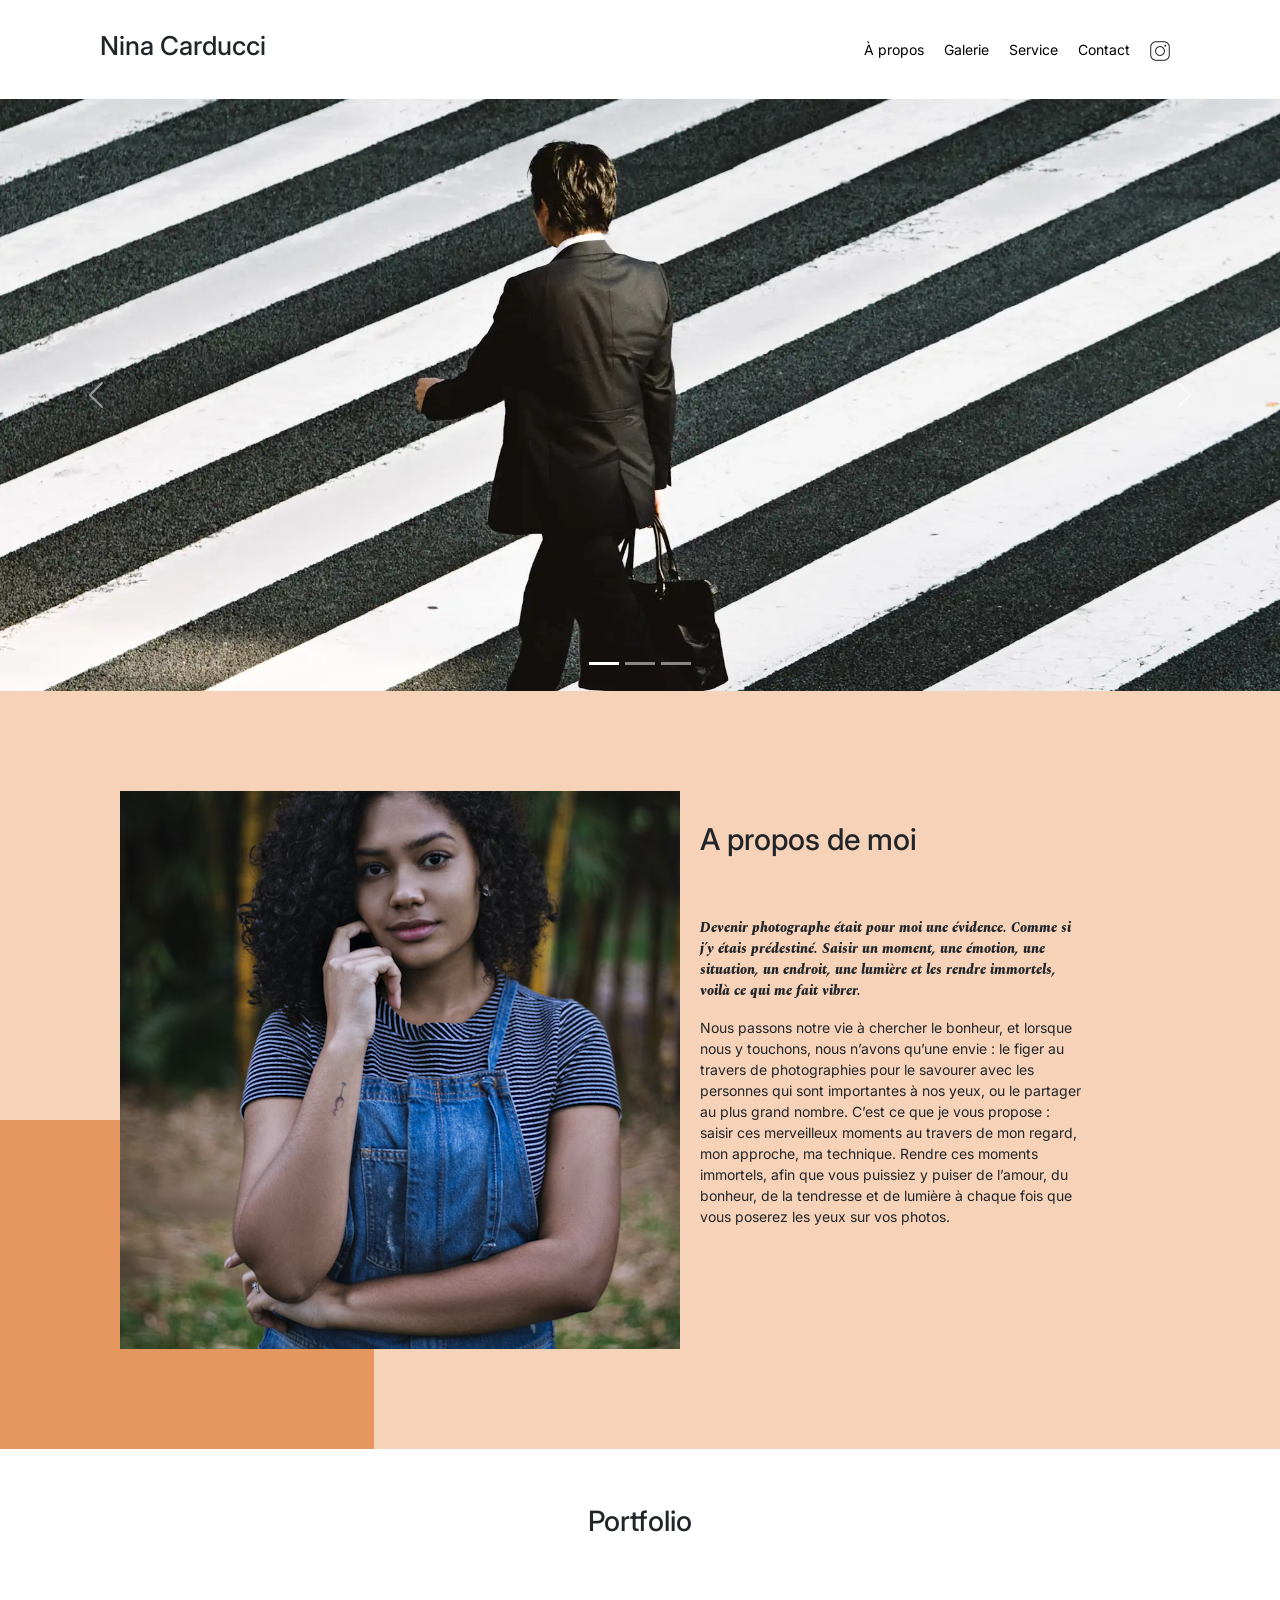
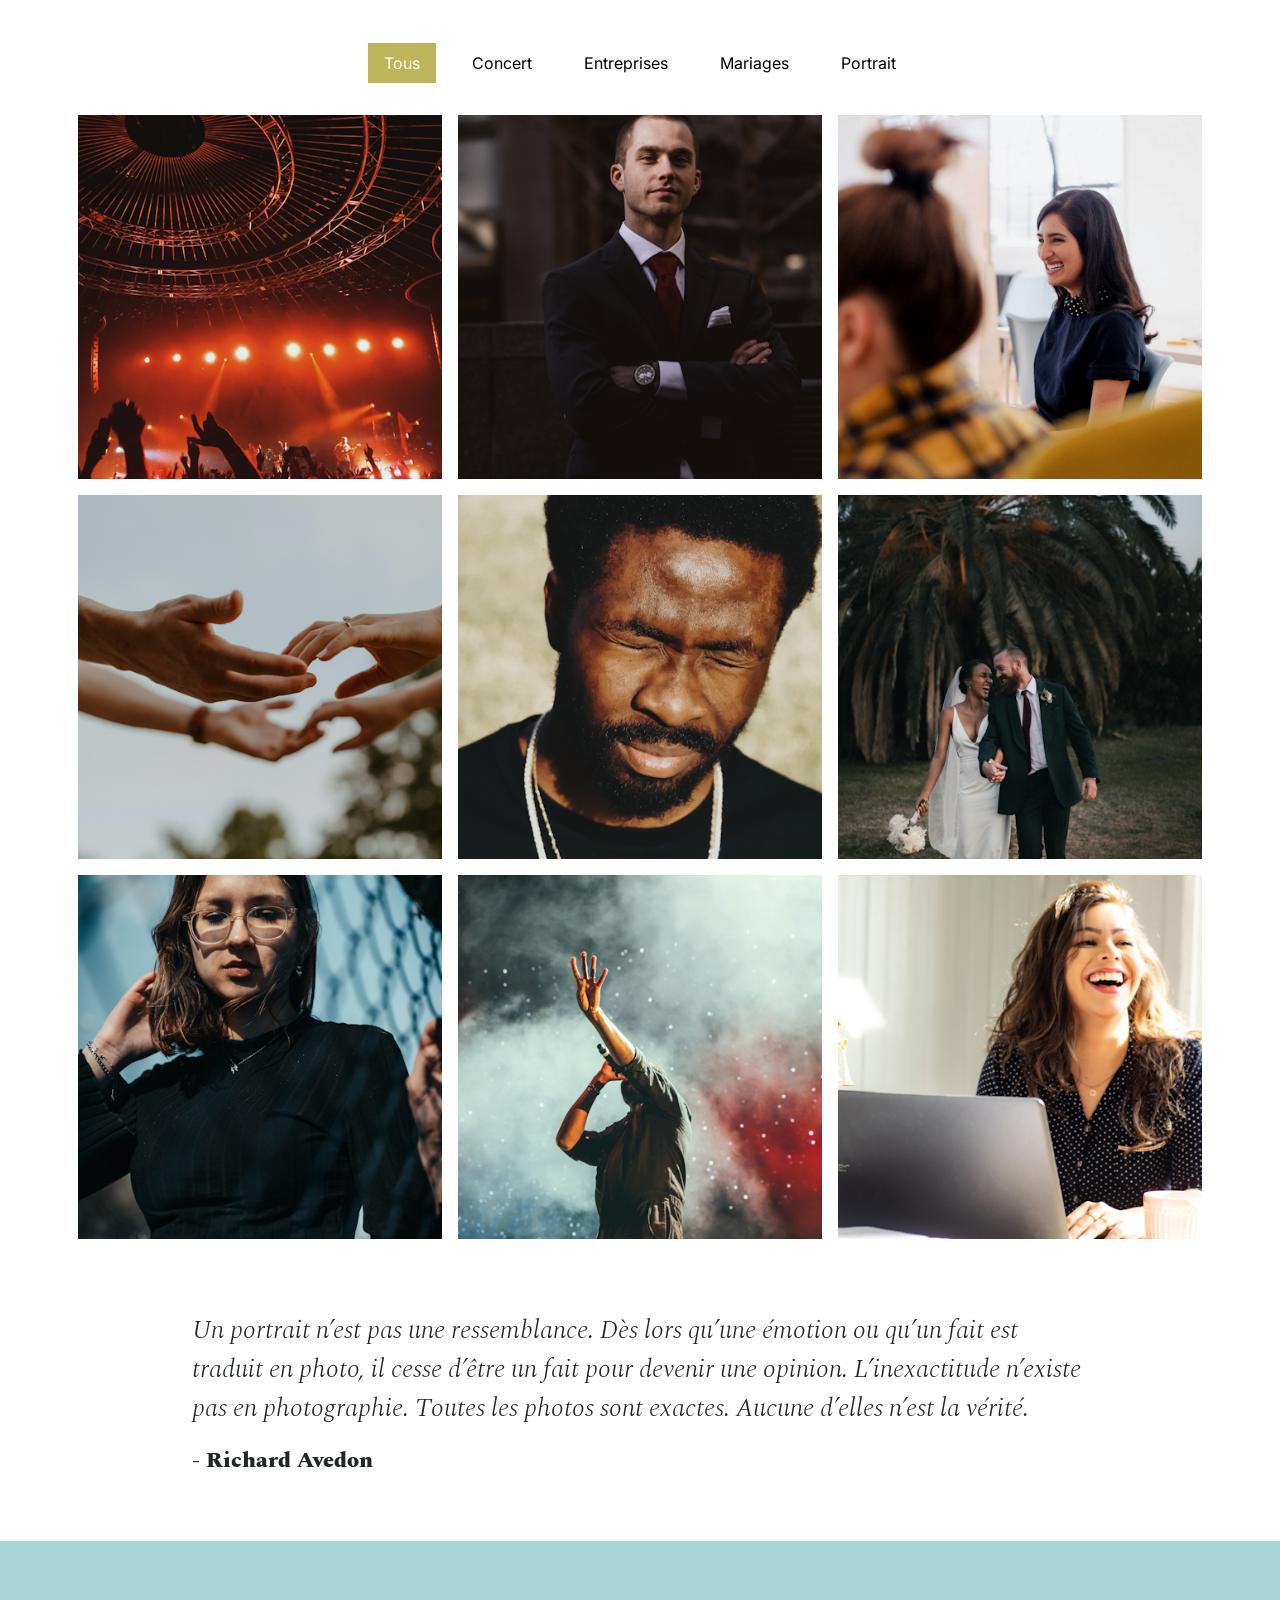
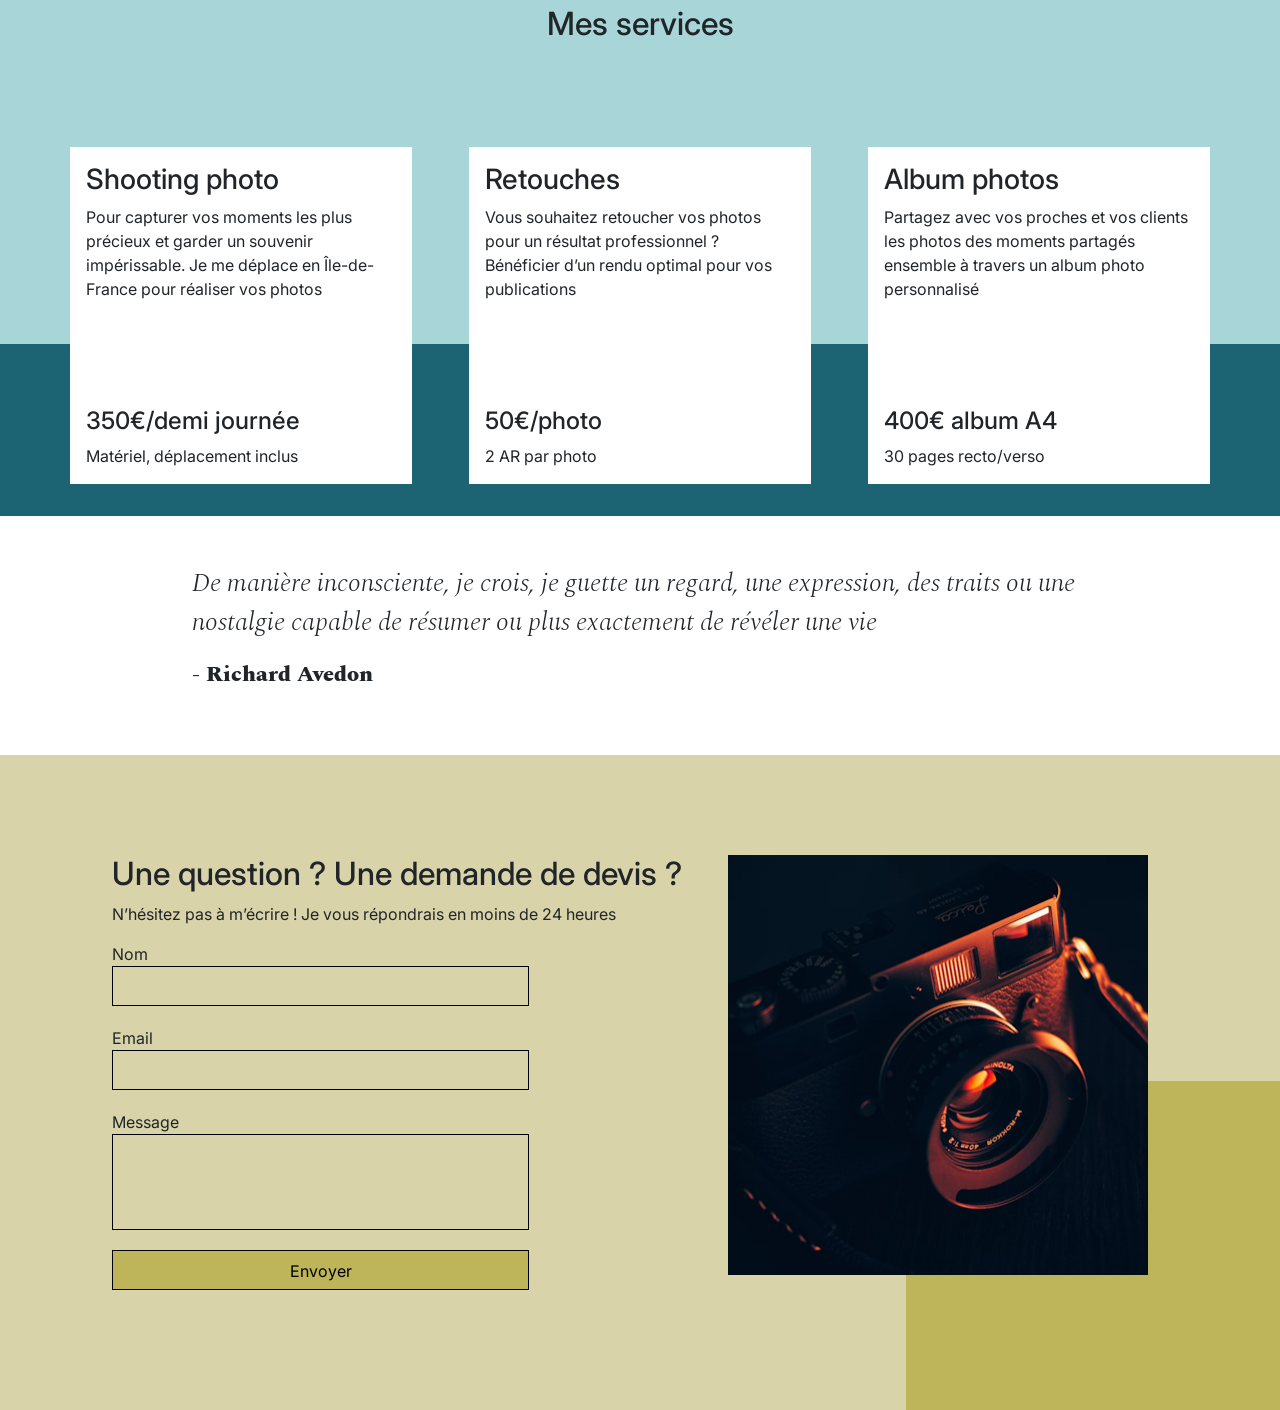
<file: Projet_5_Nina_Carducci-main/index.html>
<!DOCTYPE html>
<html lang="fr">
<head>
	<meta charset="UTF-8">
	<meta name="viewport" content="width=device-width, initial-scale=1.0">
	<meta property="og:title" content="Nina Carducci" />
	<meta name="description" content="Nina Carducci, photographe professionnelle à Bordeaux" />
	<meta property="og:url" content="www.ninacarducci.com" />
	<meta property="og:image" content="./assets/images/nina.webp" />
	<meta name="twitter:card" content="summary_large_image">
	<meta name="twitter:title" content="Nina Carducci">
	<meta name="twitter:description" content="Nina Carducci, photographe professionnelle">
	<meta name="twitter:image" content="./assets/images/nina.webp">
	<title>Nina Carducci</title>
	<link rel="stylesheet" href="./assets/bootstrap/bootstrap.css">
	<link rel="stylesheet" href="./assets/style.css">
	<link rel="preconnect" href="https://fonts.googleapis.com">
	<link rel="preconnect" href="https://fonts.gstatic.com" crossorigin>
	<link
		href="https://fonts.googleapis.com/css2?family=Inter&family=Spectral:ital,wght@0,400;1,300;1,400;1,800&display=swap"
		rel="stylesheet">
	<script src="./assets/bootstrap/bootstrap.bundle.js"></script>
	<script src="https://code.jquery.com/jquery-3.4.1.min.js"
		integrity="sha256-CSXorXvZcTkaix6Yvo6HppcZGetbYMGWSFlBw8HfCJo=" crossorigin="anonymous"></script>
	<script src="./assets/maugallery.js"></script>
	<script src="./assets/scripts.js"></script>
	<script type="application/ld+json">
		{
			"@context": "https://schema.org",
			"@type": "LocalBusiness",
			"name": "Nina Carducci",
			"description": "Photographe professionnelle.",
			"address": {
				"@type": "PostalAddress",
				"streetAddress": "68 avenue Alsace-Lorraine",
				"addressLocality": "Bordeaux",
				"addressRegion": "Nouvelle-Aquitaine",
				"postalCode": "33200",
				"addressCountry": "FR"
			},
			"url": "https://merian20.github.io/Projet_5_Nina_Carducci-main/Projet_5_Nina_Carducci-main/",
			"telephone": "+33556677889",
			"openingHoursSpecification": [{
				"@type": "OpeningHoursSpecification",
				"dayOfWeek": [
					"Monday",
					"Tuesday",
					"Wednesday",
					"Thursday",
					"Friday"
				],
				"opens": "10:00",
				"closes": "19:00"
			}],
			"image": "./assets/images/nina.webp",
			"priceRange": "50€, 350€, 400€"
		}
	</script>
</head>

<body>
	<div class="top-header">
		<h1 class="name">Nina Carducci</h1>
		<div class="nav">
			<ul>
				<li><a href="#about">À propos</a></li>
				<li><a href="#gallery">Galerie</a></li>
				<li><a href="#services">Service</a></li>
				<li><a href="#contact">Contact</a></li>
				<li><a class="social-link" href="https://www.instagram.com/ninacarducci.photo/?hl=fr"
						target="_blank"><img src="./assets/images/instagram.png" width="20" height="20"
							alt="Logo instagram"></a></li>
			</ul>
		</div>
	</div>
	<div id="header">
		<div id="carouselExampleIndicators" class="carousel slide" data-bs-ride="carousel">
			<div class="carousel-indicators">
				<button type="button" data-bs-target="#carouselExampleIndicators" data-bs-slide-to="0" class="active"
					aria-current="true" aria-label="Slide 1"></button>
				<button type="button" data-bs-target="#carouselExampleIndicators" data-bs-slide-to="1"
					aria-label="Slide 2"></button>
				<button type="button" data-bs-target="#carouselExampleIndicators" data-bs-slide-to="2"
					aria-label="Slide 3"></button>
			</div>
			<div class="carousel-inner">
				<div class="carousel-item active">
					<img src="./assets/images/slider/1920/webp/ryoji-iwata-wUZjnOv7t0g-unsplash.webp" 1920w
						class="d-block w-100 h-auto" width="1920" height="888"
						alt="Homme marchant sur un passage piéton">
				</div>
				<div class="carousel-item">
					<img src="./assets/images/slider/1920/webp/nicholas-green-nPz8akkUmDI-unsplash.webp" loading="lazy"
						class="d-block w-100 h-auto" width="1920" height="888" alt="Deux hommes lors d'un concert">
				</div>
				<div class="carousel-item">
					<img src="./assets/images/slider/1920/webp/edward-cisneros-3_h6-1NPDGw-unsplash.webp" loading="lazy"
						class="d-block w-100 h-auto" width="1920" height="888" alt="Photo de mariage">
				</div>
			</div>
			<button class="carousel-control-prev" type="button" data-bs-target="#carouselExampleIndicators"
				data-bs-slide="prev">
				<span class="carousel-control-prev-icon" aria-hidden="true"></span>
				<span class="visually-hidden">Previous</span>
			</button>
			<button class="carousel-control-next" type="button" data-bs-target="#carouselExampleIndicators"
				data-bs-slide="next">
				<span class="carousel-control-next-icon" aria-hidden="true"></span>
				<span class="visually-hidden">Next</span>
			</button>
		</div>
	</div>
	<div id="about">
		<div class="picture left">
			<img src="./assets/images/nina.webp" alt="Portrait Nina Carducci">
		</div>
		<div id="about-me">
			<h2 class="about-me__title">A propos de moi</h2>
			<p class="about-me__introduction">Devenir photographe était pour moi une évidence. Comme si j’y étais
				prédestiné. Saisir un moment, une émotion, une situation, un endroit, une lumière et les rendre
				immortels, voilà ce qui me fait vibrer.</p>
			<p>Nous passons notre vie à chercher le bonheur, et lorsque nous y touchons, nous n’avons qu’une envie : le
				figer au travers de photographies pour le savourer avec les personnes qui sont importantes à nos yeux,
				ou le partager au plus grand nombre.
				C’est ce que je vous propose : saisir ces merveilleux moments au travers de mon regard, mon approche, ma
				technique. Rendre ces moments immortels, afin que vous puissiez y puiser de l’amour, du bonheur, de la
				tendresse et de lumière à chaque fois que vous poserez les yeux sur vos photos.</p>
		</div>
	</div>
	<div id="gallery">
		<h3 class="title">Portfolio</h3>
		<div class="container py-3">
			<div class="gallery" style="display: none">
				<img data-gallery-tag="Concert" class="gallery-item"
					src="./assets/images/gallery/concerts/440/webp/aaron-paul-wnX-fXzB6Cw-unsplash.webp" alt="Concert"
					loading="lazy" />
				<img data-gallery-tag="Entreprises" class="gallery-item"
					src="./assets/images/gallery/entreprise/440/webp/ali-morshedlou-WMD64tMfc4k-unsplash.webp"
					alt="Homme" loading="lazy" />
				<img data-gallery-tag="Entreprises" class="gallery-item"
					src="./assets/images/gallery/entreprise/440/webp/jason-goodman-tHO1_OuKbg0-unsplash.webp"
					alt="Entreprises" loading="lazy" />
				<img data-gallery-tag="Mariages" class="gallery-item"
					src="./assets/images/gallery/mariage/440/webp/hannah-busing-RvF2R_qMpRk-unsplash.webp"
					alt="Mariages" loading="lazy" />
				<img data-gallery-tag="Portrait" class="gallery-item"
					src="./assets/images/gallery/portraits/440/webp/ade-tunji-rVkhWWZFAtQ-unsplash.webp" alt="Profil"
					loading="lazy" />
				<img data-gallery-tag="Mariages" class="gallery-item"
					src="./assets/images/gallery/mariage/440/webp/jakob-owens-SiniLJkXhMc-unsplash.webp" alt="Mariage"
					loading="lazy" />
				<img data-gallery-tag="Portrait" class="gallery-item"
					src="./assets/images/gallery/portraits/440/webp/nino-van-prattenburg--443cl1uR_8-unsplash.webp"
					alt="Portrait" loading="lazy" />
				<img data-gallery-tag="Concert" class="gallery-item"
					src="./assets/images/gallery/concerts/440/webp/austin-neill-hgO1wFPXl3I-unsplash.webp"
					alt="Concerts" loading="lazy" />
				<img data-gallery-tag="Entreprises" class="gallery-item"
					src="./assets/images/gallery/entreprise/440/webp/mateus-campos-felipe-Fsgzm8N0hIY-unsplash.webp"
					alt="Travail" loading="lazy" />
			</div>
		</div>
		<div class="quote">
			<figure>
				<blockquote>
					<p class="quote__text">Un portrait n’est pas une ressemblance. Dès lors qu’une émotion ou qu’un
						fait est traduit en photo, il cesse d’être un fait pour devenir une opinion. L’inexactitude
						n’existe pas en photographie. Toutes les photos sont exactes. Aucune d’elles n’est la vérité.
					</p>
				</blockquote>
				<figcaption class="quote__author">- Richard Avedon</figcaption>
			</figure>
		</div>
	</div>
	<div id="services">
		<h2 class="title">Mes services</h2>
		<div class="container">
			<div class="service">
				<div class="service__description">
					<h3>Shooting photo</h3>
					<p>Pour capturer vos moments les plus précieux et garder un souvenir impérissable. Je me déplace en
						Île-de-France pour réaliser vos photos</p>
				</div>
				<div class="service__price">
					<h4>350€/demi journée</h4>
					<span>Matériel, déplacement inclus</span>
				</div>
			</div>
			<div class="service">
				<div class="service__description">
					<h3>Retouches</h3>
					<p>Vous souhaitez retoucher vos photos pour un résultat professionnel ? Bénéficier d’un rendu
						optimal pour vos publications</p>
				</div>
				<div class="service__price">
					<h4>50€/photo</h4>
					<span>2 AR par photo</span>
				</div>
			</div>
			<div class="service">
				<div class="service__description">
					<h3>Album photos</h3>
					<p>Partagez avec vos proches et vos clients les photos des moments partagés ensemble à travers un
						album photo personnalisé</p>
				</div>
				<div class="service__price">
					<h4>400€ album A4</h4>
					<span>30 pages recto/verso</span>
				</div>
			</div>
		</div>
	</div>
	<div class="quote">
		<figure>
			<blockquote>
				<p class="quote__text">De manière inconsciente, je crois, je guette un regard, une expression, des
					traits ou une nostalgie capable de résumer ou plus exactement de révéler une vie</p>
			</blockquote>
			<figcaption class="quote__author">- Richard Avedon</figcaption>
		</figure>
	</div>
	<div id="contact">
		<div class="container">
			<div class="form-container">
				<h2>Une question ? Une demande de devis ?</h2>
				<p> N’hésitez pas à m’écrire ! Je vous répondrais en moins de 24 heures</p>
				<form action="" method="post">
					<label for="nom">Nom</label>
					<input type="text" name="nom" id="nom">
					<label for="email">Email</label>
					<input type="email" name="email" id="email">
					<label for="message">Message</label>
					<textarea name="message" id="message" cols="30" rows="10"></textarea>
					<input type="submit" value="Envoyer" />
				</form>
			</div>
			<div class="picture right">
				<img src="./assets/images/camera.webp" width="420" height="420" alt="Image appareil photo">
			</div>
		</div>
	</div>
</body>

</html>
</file>
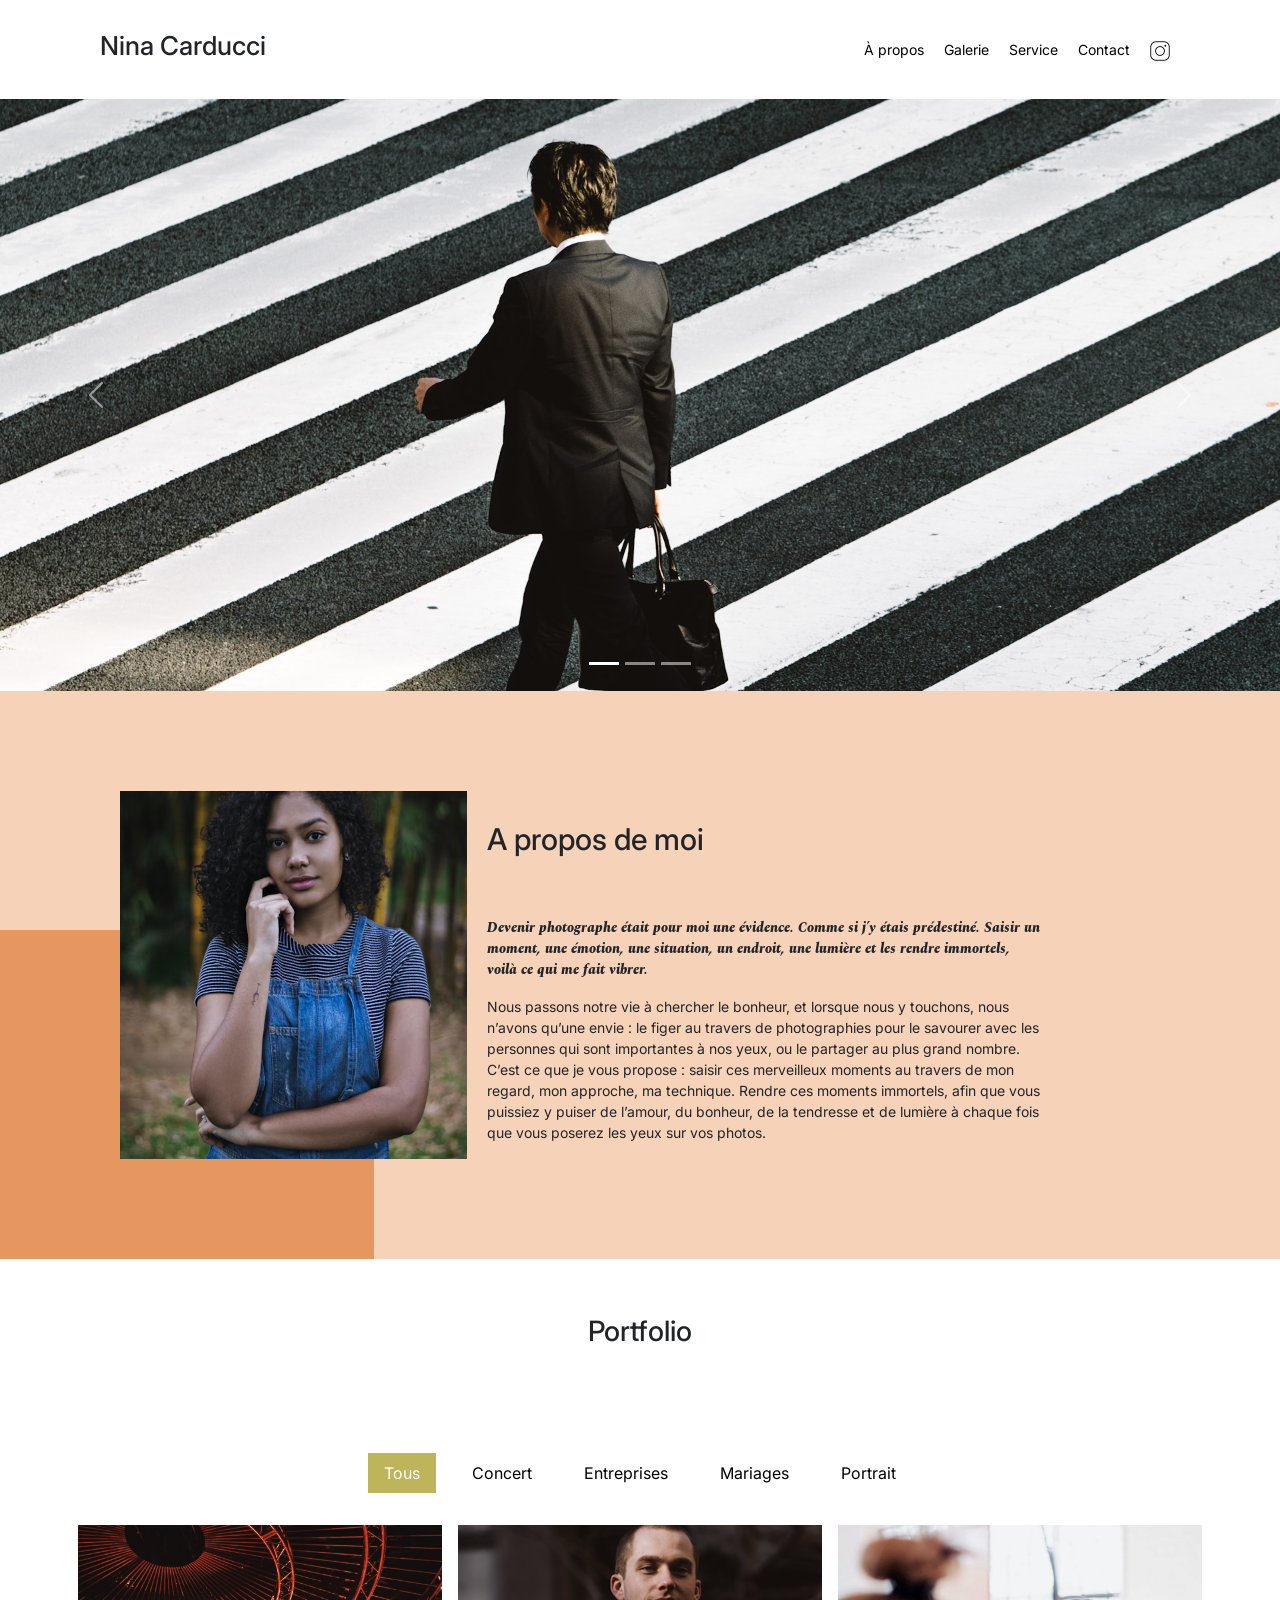
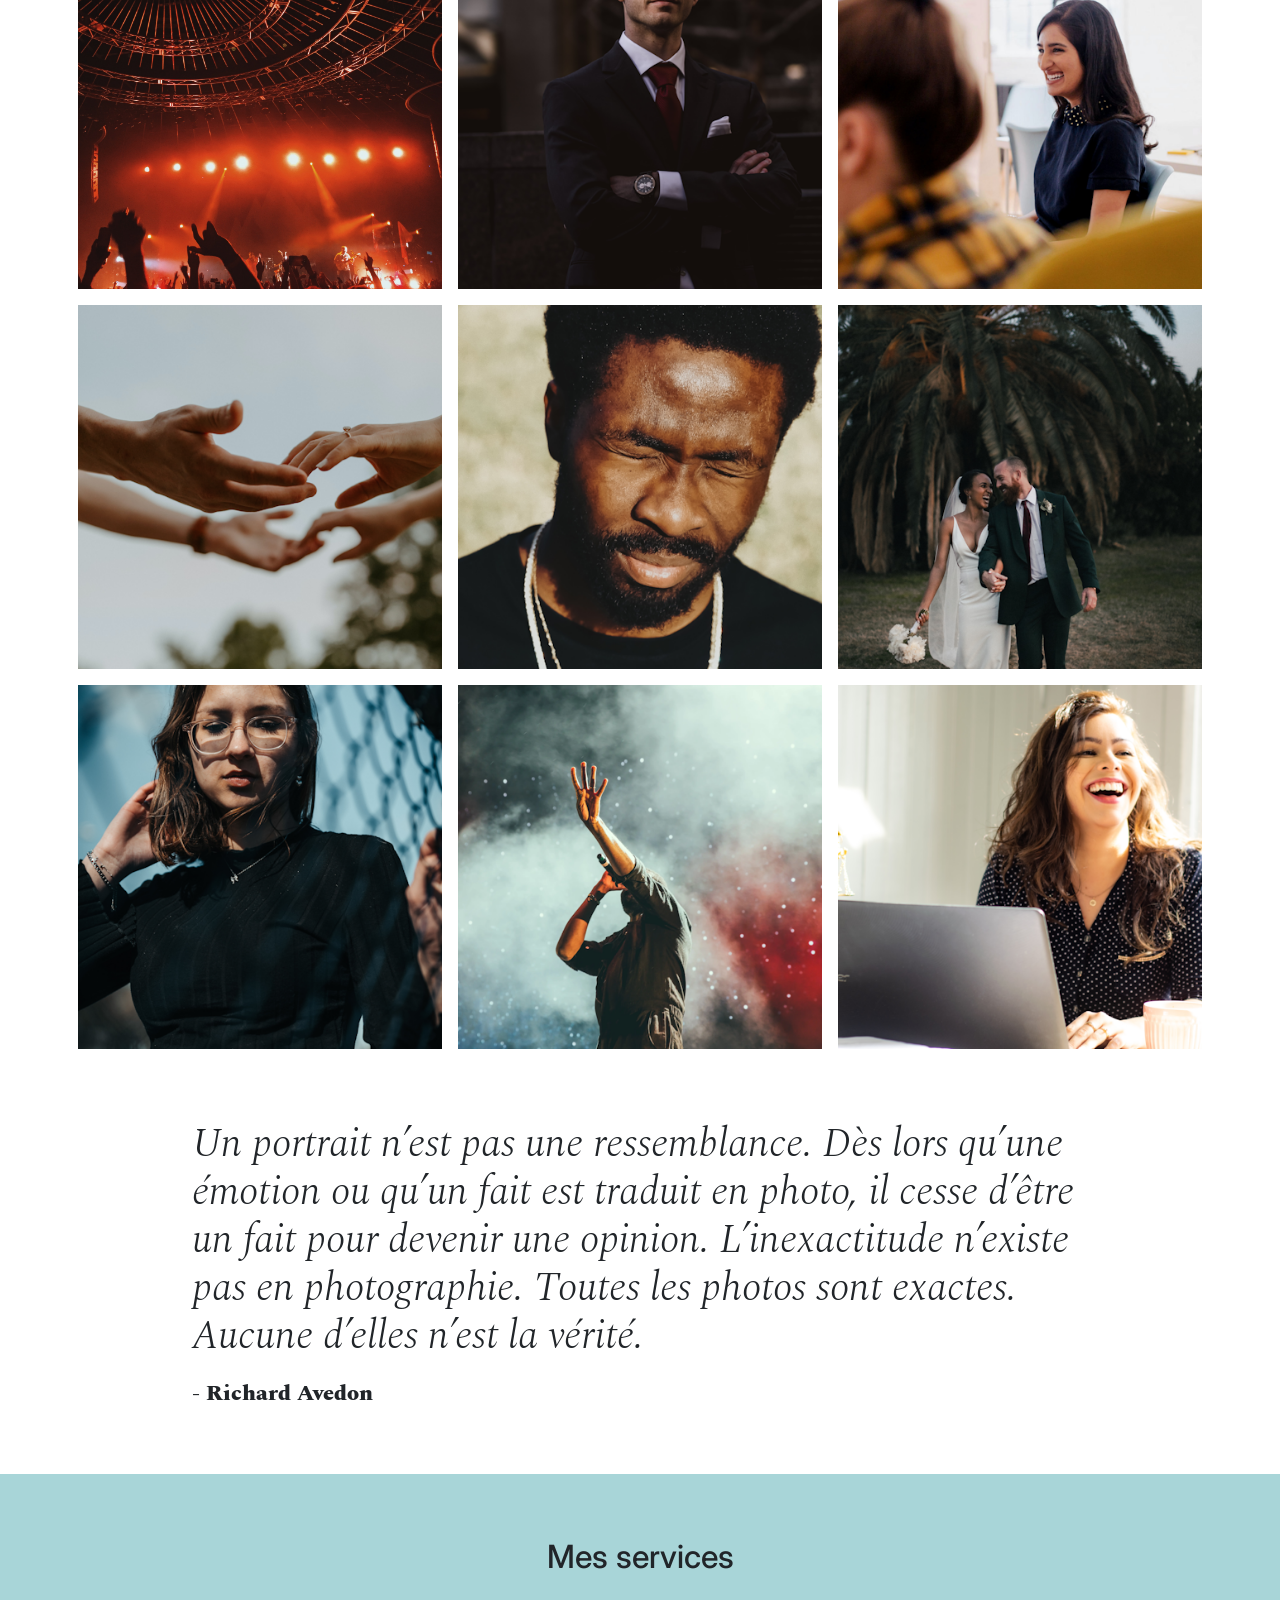
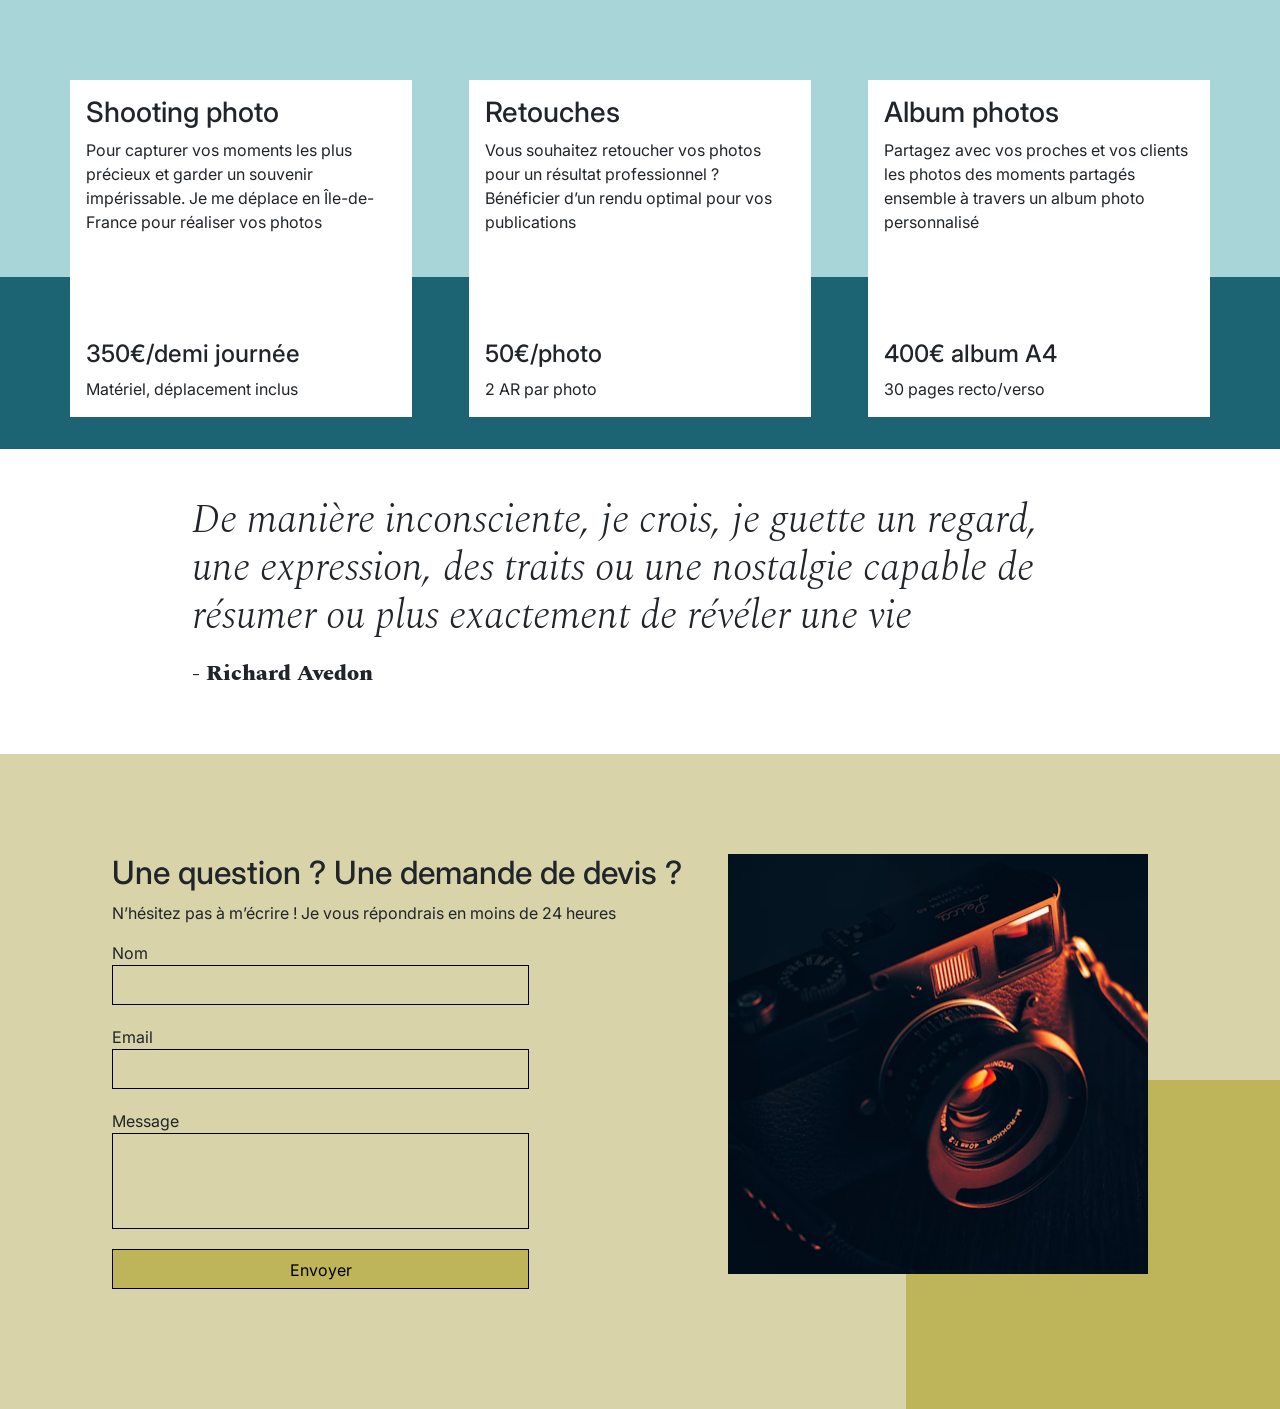
<file: Projet_5_Nina_Carducci-main-main/Projet_5_Nina_Carducci-main/index.html>
<!DOCTYPE html>
<html lang="fr">

<head>
	<meta name="viewport" content="width=device-width, initial-scale=1.0">
	<meta property="og:title" content="Nina Carducci" />
	<meta name="description" content="Nina Carducci, photographe professionnelle"/>
	<meta property="og:url" content="URL de la page" />
	<meta property="og:image" content="URL de l'image à afficher" />

	<title>Nina Carducci</title>
	<link rel="stylesheet" href="./assets/bootstrap/bootstrap.css">
	<link rel="stylesheet" href="./assets/style.css">
	<link rel="preconnect" href="https://fonts.googleapis.com">
	<link rel="preconnect" href="https://fonts.gstatic.com" crossorigin>
	<link
		href="https://fonts.googleapis.com/css2?family=Inter&family=Spectral:ital,wght@0,400;1,300;1,400;1,800&display=swap"
		rel="stylesheet">
	<meta charset="UTF-8">
	<script src="./assets/bootstrap/bootstrap.bundle.js"></script>
	<script src="https://code.jquery.com/jquery-3.4.1.min.js"
		integrity="sha256-CSXorXvZcTkaix6Yvo6HppcZGetbYMGWSFlBw8HfCJo=" crossorigin="anonymous"></script>
	<script src="./assets/maugallery.js"></script>
	<script src="./assets/scripts.js"></script>
</head>

<body>
	<div class="top-header">
		<h3 class="name">Nina Carducci</h3>
		<div class="nav">
			<ul>
				<li><a href="#about">À propos</a></li>
				<li><a href="#gallery">Galerie</a></li>
				<li><a href="#services">Service</a></li>
				<li><a href="#contact">Contact</a></li>
				<li><a class="social-link" href="https://www.instagram.com/ninacarducci.photo/?hl=fr"
						target="_blank"><img src="./assets/images/instagram.png" width="20" height="20" alt="Logo instagram"></a></li>
			</ul>
		</div>
	</div>
	<div id="header">
		<div id="carouselExampleIndicators" class="carousel slide" data-bs-ride="carousel">
			<div class="carousel-indicators">
				<button type="button" data-bs-target="#carouselExampleIndicators" data-bs-slide-to="0" class="active"
					aria-current="true" aria-label="Slide 1"></button>
				<button type="button" data-bs-target="#carouselExampleIndicators" data-bs-slide-to="1"
					aria-label="Slide 2"></button>
				<button type="button" data-bs-target="#carouselExampleIndicators" data-bs-slide-to="2"
					aria-label="Slide 3"></button>
			</div>
			<div class="carousel-inner">
				<div class="carousel-item active">
					<img src="./assets/images/slider/1920/webp/ryoji-iwata-wUZjnOv7t0g-unsplash.webp" 
						class="d-block w-100" width="1920" alt="Homme marchant sur un passage piéton">
				</div>
				<div class="carousel-item">
					<img src="./assets/images/slider/1920/webp/nicholas-green-nPz8akkUmDI-unsplash.webp" loading="lazy"
						class="d-block w-100" alt="Deux hommes lors d'un concert">
				</div>
				<div class="carousel-item">
					<img src="./assets/images/slider/1920/webp/edward-cisneros-3_h6-1NPDGw-unsplash.webp" loading="lazy"
						class="d-block w-100" alt="Photo de mariage">
				</div>
			</div>
			<button class="carousel-control-prev" type="button" data-bs-target="#carouselExampleIndicators"
				data-bs-slide="prev">
				<span class="carousel-control-prev-icon" aria-hidden="true"></span>
				<span class="visually-hidden">Previous</span>
			</button>
			<button class="carousel-control-next" type="button" data-bs-target="#carouselExampleIndicators"
				data-bs-slide="next">
				<span class="carousel-control-next-icon" aria-hidden="true"></span>
				<span class="visually-hidden">Next</span>
			</button>
		</div>
	</div>
	<div id="about">
		<div class="picture left">
			<img src="./assets/images/nina.webp" width="100%" height="100%" alt="Portrait Nina Carducci">
		</div>
		<div id="about-me">
			<h2 class="about-me__title">A propos de moi</h2>
			<p class="about-me__introduction">Devenir photographe était pour moi une évidence. Comme si j’y étais
				prédestiné. Saisir un moment, une émotion, une situation, un endroit, une lumière et les rendre
				immortels, voilà ce qui me fait vibrer.</p>
			<p>Nous passons notre vie à chercher le bonheur, et lorsque nous y touchons, nous n’avons qu’une envie : le
				figer au travers de photographies pour le savourer avec les personnes qui sont importantes à nos yeux,
				ou le partager au plus grand nombre.
				C’est ce que je vous propose : saisir ces merveilleux moments au travers de mon regard, mon approche, ma
				technique. Rendre ces moments immortels, afin que vous puissiez y puiser de l’amour, du bonheur, de la
				tendresse et de lumière à chaque fois que vous poserez les yeux sur vos photos.</p>
		</div>
	</div>
	<div id="gallery">
		<h3 class="title">Portfolio</h3>
		<div class="container py-3">
			<div class="gallery" style="display: none">
				<img data-gallery-tag="Concert" class="gallery-item"
					src="./assets/images/gallery/concerts/440/webp/aaron-paul-wnX-fXzB6Cw-unsplash.webp"
					srcset="./assets/images/gallery/concerts/aaron-paul-wnX-fXzB6Cw-unsplash.jpg" width="100%" height="100%" alt="Concert"
					loading="lazy" />
				<img data-gallery-tag="Entreprises" class="gallery-item"
					src="./assets/images/gallery/entreprise/440/webp/ali-morshedlou-WMD64tMfc4k-unsplash.webp"
					alt="Entreprises" loading="lazy" />
				<img data-gallery-tag="Entreprises" class="gallery-item"
					src="./assets/images/gallery/entreprise/440/webp/jason-goodman-tHO1_OuKbg0-unsplash.webp"
					alt="Entreprises" loading="lazy" />
				<img data-gallery-tag="Mariages" class="gallery-item"
					src="./assets/images/gallery/mariage/440/webp/hannah-busing-RvF2R_qMpRk-unsplash.webp"
					alt="Mariages" loading="lazy" />
				<img data-gallery-tag="Portrait" class="gallery-item"
					src="./assets/images/gallery/portraits/440/webp/ade-tunji-rVkhWWZFAtQ-unsplash.webp"
					alt="Portrait" loading="lazy" />
				<img data-gallery-tag="Mariages" class="gallery-item"
					src="./assets/images/gallery/mariage/440/webp/jakob-owens-SiniLJkXhMc-unsplash.webp"
					alt="Mariage" loading="lazy" />
				<img data-gallery-tag="Portrait" class="gallery-item"
					src="./assets/images/gallery/portraits/440/webp/nino-van-prattenburg--443cl1uR_8-unsplash.webp"
					alt="Portrait" loading="lazy" />
				<img data-gallery-tag="Concert" class="gallery-item"
					src="./assets/images/gallery/concerts/440/webp/austin-neill-hgO1wFPXl3I-unsplash.webp"
					alt="Concerts" loading="lazy" />
				<img data-gallery-tag="Entreprises" class="gallery-item"
					src="./assets/images/gallery/entreprise/440/webp/mateus-campos-felipe-Fsgzm8N0hIY-unsplash.webp"
					alt="Entreprises" loading="lazy" />
			</div>
		</div>
		<div class="quote">
			<figure>
				<blockquote>
					<h1 class="quote__text">Un portrait n’est pas une ressemblance. Dès lors qu’une émotion ou qu’un
						fait est traduit en photo, il cesse d’être un fait pour devenir une opinion. L’inexactitude
						n’existe pas en photographie. Toutes les photos sont exactes. Aucune d’elles n’est la vérité.
					</h1>
				</blockquote>
				<figcaption class="quote__author">- Richard Avedon</figcaption>
			</figure>
		</div>
	</div>
	<div id="services">
		<h2 class="title">Mes services</h2>
		<div class="container">
			<div class="service">
				<div class="service__description">
					<h3>Shooting photo</h3>
					<p>Pour capturer vos moments les plus précieux et garder un souvenir impérissable. Je me déplace en
						Île-de-France pour réaliser vos photos</p>
				</div>
				<div class="service__price">
					<h4>350€/demi journée</h4>
					<span>Matériel, déplacement inclus</span>
				</div>

			</div>
			<div class="service">
				<div class="service__description">
					<h3>Retouches</h3>
					<p>Vous souhaitez retoucher vos photos pour un résultat professionnel ? Bénéficier d’un rendu
						optimal pour vos publications</p>
				</div>
				<div class="service__price">
					<h4>50€/photo</h4>
					<span>2 AR par photo</span>
				</div>
			</div>
			<div class="service">
				<div class="service__description">
					<h3>Album photos</h3>
					<p>Partagez avec vos proches et vos clients les photos des moments partagés ensemble à travers un
						album photo personnalisé</p>
				</div>
				<div class="service__price">
					<h4>400€ album A4</h4>
					<span>30 pages recto/verso</span>
				</div>
			</div>
		</div>
	</div>
	<div class="quote">
		<figure>
			<blockquote>
				<h1 class="quote__text">De manière inconsciente, je crois, je guette un regard, une expression, des
					traits ou une nostalgie capable de résumer ou plus exactement de révéler une vie</h1>
			</blockquote>
			<figcaption class="quote__author">- Richard Avedon</figcaption>
		</figure>
	</div>
	<div id="contact">
		<div class="container">
			<div class="form-container">
				<h2>Une question ? Une demande de devis ?</h2>
				<p> N’hésitez pas à m’écrire ! Je vous répondrais en moins de 24 heures</p>
				<form action="" method="post">
					<label for="nom">Nom</label>
					<input type="text" name="nom" id="nom">
					<label for="email">Email</label>
					<input type="email" name="email" id="email">
					<label for="message">Message</label>
					<textarea name="message" id="message" cols="30" rows="10"></textarea>
					<input type="submit" value="Envoyer"/>
				</form>
			</div>
			<div class="picture right">
				<img src="./assets/images/camera.webp" width="420" height="420" alt="Image appareil photo">
			</div>
		</div>
	</div>
</body>

</html>
</file>
<file: Projet_5_Nina_Carducci-main/assets/style.css>
body {
	max-width: 1920px;
	margin: auto;
}

* {
	font-family: 'Inter';
	font-style: normal;
}

.top-header {
	background-color: white;
	position: sticky;
	top: 0;
	z-index: 1000;
	display: flex;
	justify-content: space-between;
	padding-inline: 100px;
	padding-block: 30px;
	align-items: center;
}

.top-header .name {
	font-size: 26px;
}

.nav ul {
	display: flex;
	list-style-type: none;
	font-size: 14px;
	margin-bottom: 0;
}

.nav li {
	padding-inline: 10px;
}

.nav a {
	text-decoration: none;
	color: #000
}

/*.social-link img {
	width: 20px;
	height: 20px;
}*/

#about {
	display: flex;
	background-color: #F6D2B8;
	padding-inline: 100px;
	padding-block: 100px;
	position: relative;
}

.picture.left::before {
	content: ' ';
	background-color: #E5975F;
	width: 374px;
	height: 329px;
	position: absolute;
	bottom: 0;
	left: 0;
	z-index: -1;
}

.picture {
	flex: 1;
	margin: 0 20px;
	z-index: 0;
}

/*.picture img {
	width: 100%;
	height: auto;
}*/

#about-me {
	flex: 2
}

.about-me__title {
	margin-top: 1em;
	margin-bottom: 60px;
	font-size: 30px;
}

.about-me__introduction {
	font-family: 'Spectral';
	font-weight: 800;
	font-style: italic;
	width: 60%;
}

#about-me p {
	width: 80%;
	font-size: 14px;
}

/*#gallery {
	/*	min-height: 100vh; 
}*/

.title {
	text-align: center;
	padding-block: 2em;
}

.gallery .nav {
	justify-content: center;
}

.nav-pills .nav-link {
	/*inversement : ce bloc était en dessous*/
	color: #000;
}

.nav-pills .nav-link.active,
.nav-link.active-filter,
.nav-pills .show>.nav-link {
	/*.nav-link.active-filter ajouté*/
	color: #fff;
	background-color: #BEB45A;
	border-radius: 0;
}

.item-column {
	position: relative;
	margin-bottom: 0 !important;
	padding: 0;
}

.item-column::after {
	content: "";
	display: block;
	padding-bottom: 100%;

}

.gallery-item {
	position: absolute;
	width: 100%;
	height: 100%;
	object-fit: cover;
	padding: .5em;
}

.mg-prev,
.mg-next {
	width: 30px;
	height: 30px;
	border-radius: 00%;
	justify-content: center;
	align-items: center;
	display: flex;
	font-size: 24px;
}

.quote {
	font-family: 'Spectral';
	font-style: italic;
	width: 70%;
	margin: auto;
	padding-block: 3em;
}

.quote__text {
	font-family: Spectral;
	font-style: italic;
	font-weight: 300;
	font-size: 26px;
}

.quote__author {
	font-family: Spectral;
	font-weight: 800;
	font-size: 22px;
}

#services {
	margin: auto;
	background-color: #A8D5D8;
	position: relative;
}

#services .container::before {
	content: ' ';
	background-color: #1C6474;
	position: absolute;
	width: 100%;
	height: 30%;
	bottom: 0;
	left: 0;
	z-index: 0;
}

#services .container {
	justify-content: space-between;
	display: flex;
	padding: 2em 0;

}

.service {
	background-color: white;
	max-width: 390px;
	width: 30%;
	height: 337px;
	padding: 1em;
	display: flex;
	flex-direction: column;
	justify-content: space-between;
	z-index: 1;
}

#contact {
	margin: auto;
	background-color: #D8D3A8;
	position: relative;
	padding-inline: 100px;
	padding-block: 100px;
}

#contact .container {
	display: flex;
}

.picture.right::before {
	content: ' ';
	background-color: #BEB45A;
	width: 374px;
	height: 329px;
	position: absolute;
	bottom: 0;
	right: 0;
	z-index: -1;
}

.form-container {
	flex: 2;

}

form {
	display: flex;
	flex-direction: column;
	width: 70%;
	align-items: flex-start;
}

form input {
	width: 100%;
	background-color: transparent;
	border: solid 1px;
	height: 2.5em;
	margin-bottom: 20px;
}

form textarea {
	width: 100%;
	background-color: transparent;
	border: solid 1px;
	height: 5em;
	line-height: 2.5em;
	font-size: 1.2em;
	margin-bottom: 20px;
	resize: none;
}

input[type="submit"] {
	background-color: #BEB45A;
	padding: .5em 1em
}

@media all and (max-width: 1180px) {
	.picture {
		flex: 2;
	}

	.picture.left img {
		width: 100%;
	}
	
	#about,
	#contact .container {
		align-items: center;
	}

	.about-me__title {
		margin-top: 0;
		margin-bottom: 1em;
	}

	#about-me p {
		width: 100%;
	}
}

@media all and (max-width: 1000px) {
	#about {
		flex-direction: column;

	}

	.picture {
		width: 50%;
	}

	.picture.left::before {
		width: 100%;
		height: 30%;
		position: absolute;
		bottom: auto;
		top: 0;
		left: 0;
		z-index: -1;
	}

	.about-me__title {
		text-align: center;
		margin-top: 1em;
	}

	#services .container {
		flex-direction: column;
	}

	.service {
		width: 100%;
		max-width: 100%;
		height: auto;
		margin: 2em 0
	}

	.service__description {
		margin-bottom: 1em;
	}

	#services .container::before {
		width: 30%;
		height: 100%;
		bottom: 0;
		right: 0;
		left: auto;
		z-index: 0;
	}

	#contact .container {
		flex-direction: column;
	}

	#contact .picture.right {
		margin-top: 1em;
	}

	.picture.right::before {
		width: 100%;
		height: 30%;
		position: absolute;
		bottom: 0;
		right: 0;
		z-index: -1;
	}
}

@media all and (max-width: 650px) {
	.top-header {
		flex-direction: column;
		padding-inline: 0;
	}

	.top-header .nav,
	.top-header .nav ul {
		width: 100%;
		padding: 0 0 0 0;
	}

	.top-header .nav li {
		flex: 1;
		padding-block: 1em;
		text-align: center;
	}

	.picture.left img, .picture.right img {
		width: 100%;
		height: 100%;
	}

	.picture.left::before,
	.picture.right::before {
		height: 150px;
	}

	#services .container {
		align-items: center;
	}

	.service {
		max-width: 90%;
	}

	#about,
	#contact {
		padding-inline: 2em;
		padding-block: 2em;
	}

	form {
		width: 100%;
	}

	.picture {
		width: 80%;
	}
}
</file>
<file: Projet_5_Nina_Carducci-main-main/Projet_5_Nina_Carducci-main/assets/style.css>
body {
	max-width: 1920px;
	margin: auto;
}

* {
	font-family: 'Inter';
	font-style: normal;
}

.top-header {
	background-color: white;
	position: sticky;
	top: 0;
	z-index: 1000;
	display: flex;
	justify-content: space-between;
	padding-inline: 100px;
	padding-block: 30px;
	align-items: center;
}

.top-header .name {
	font-size: 26px;
}

.nav ul {
	display: flex;
	list-style-type: none;
	font-size: 14px;
	margin-bottom: 0;
}

.nav li {
	padding-inline: 10px;
}

.nav a {
	text-decoration: none;
	color: #000
}

/*.social-link img {
	width: 20px;
	height: 20px;
}*/

#about {
	display: flex;
	background-color: #F6D2B8;
	padding-inline: 100px;
	padding-block: 100px;
	position: relative;
}

.picture.left::before {
	content: ' ';
	background-color: #E5975F;
	width: 374px;
	height: 329px;
	position: absolute;
	bottom: 0;
	left: 0;
	z-index: -1;
}

.picture {
	flex: 1;
	margin: 0 20px;
	z-index: 0;
}

/*.picture img {
	width: 100%;
	height: auto;
}*/

#about-me {
	flex: 2
}

.about-me__title {
	margin-top: 1em;
	margin-bottom: 60px;
	font-size: 30px;
}

.about-me__introduction {
	font-family: 'Spectral';
	font-weight: 800;
	font-style: italic;
	width: 60%;
}

#about-me p {
	width: 80%;
	font-size: 14px;
}

/*#gallery {
	/*	min-height: 100vh; 
}*/

.title {
	text-align: center;
	padding-block: 2em;
}

.gallery .nav {
	justify-content: center;
}

.nav-pills .nav-link {
	/*inversement : ce bloc était en dessous*/
	color: #000
}

.nav-pills .nav-link.active,
.nav-link.active-filter,
.nav-pills .show>.nav-link {
	/*.nav-link.active-filter ajouté*/
	color: #fff;
	background-color: #BEB45A;
	border-radius: 0;
}

.item-column {
	position: relative;
	margin-bottom: 0 !important;
	padding: 0;
}

.item-column::after {
	content: "";
	display: block;
	padding-bottom: 100%;

}

.gallery-item {
	position: absolute;
	width: 100%;
	height: 100%;
	object-fit: cover;
	padding: .5em;
}

.mg-prev,
.mg-next {
	width: 30px;
	height: 30px;
	border-radius: 00%;
	justify-content: center;
	align-items: center;
	display: flex;
	font-size: 24px;
}

.quote {
	font-family: 'Spectral';
	font-style: italic;
	width: 70%;
	margin: auto;
	padding-block: 3em;
}

.quote__text {
	font-family: Spectral;
	font-style: italic;
	font-weight: 300;

}

.quote__author {
	font-family: Spectral;
	font-weight: 800;
	font-size: 22px;
}

#services {
	margin: auto;
	background-color: #A8D5D8;
	position: relative;
}

#services .container::before {
	content: ' ';
	background-color: #1C6474;
	position: absolute;
	width: 100%;
	height: 30%;
	bottom: 0;
	left: 0;
	z-index: 0;
}

#services .container {
	justify-content: space-between;
	display: flex;
	padding: 2em 0;

}

.service {
	background-color: white;
	max-width: 390px;
	width: 30%;
	height: 337px;
	padding: 1em;
	display: flex;
	flex-direction: column;
	justify-content: space-between;
	z-index: 1;
}

#contact {
	margin: auto;
	background-color: #D8D3A8;
	position: relative;
	padding-inline: 100px;
	padding-block: 100px;
}

#contact .container {
	display: flex;
}

.picture.right::before {
	content: ' ';
	background-color: #BEB45A;
	width: 374px;
	height: 329px;
	position: absolute;
	bottom: 0;
	right: 0;
	z-index: -1;
}

.form-container {
	flex: 2;

}

form {
	display: flex;
	flex-direction: column;
	width: 70%;
	align-items: flex-start;
}

form input {
	width: 100%;
	background-color: transparent;
	border: solid 1px;
	height: 2.5em;
	margin-bottom: 20px;
}

form textarea {
	width: 100%;
	background-color: transparent;
	border: solid 1px;
	height: 5em;
	line-height: 2.5em;
	font-size: 1.2em;
	margin-bottom: 20px;
	resize: none;
}

input[type="submit"] {
	background-color: #BEB45A;
	padding: .5em 1em
}

@media all and (max-width: 1180px) {
	.picture {
		flex: 2;
	}

	#about,
	#contact .container {
		align-items: center;
	}

	.about-me__title {
		margin-top: 0;
		margin-bottom: 1em;
	}

	#about-me p {
		width: 100%;
	}
}

@media all and (max-width: 1000px) {
	#about {
		flex-direction: column;

	}

	.picture {
		width: 50%;
	}

	.picture.left::before {
		width: 100%;
		height: 30%;
		position: absolute;
		bottom: auto;
		top: 0;
		left: 0;
		z-index: -1;
	}

	.about-me__title {
		text-align: center;
		margin-top: 1em;
	}

	#services .container {
		flex-direction: column;
	}

	.service {
		width: 100%;
		max-width: 100%;
		height: auto;
		margin: 2em 0
	}

	.service__description {
		margin-bottom: 1em;
	}

	#services .container::before {
		width: 30%;
		height: 100%;
		bottom: 0;
		right: 0;
		left: auto;
		z-index: 0;
	}

	#contact .container {
		flex-direction: column;
	}

	#contact .picture.right {
		margin-top: 1em;
	}

	.picture.right::before {
		width: 100%;
		height: 30%;
		position: absolute;
		bottom: 0;
		right: 0;
		z-index: -1;
	}
}

@media all and (max-width: 650px) {
	.top-header {
		flex-direction: column;
		padding-inline: 0;
	}

	.top-header .nav,
	.top-header .nav ul {
		width: 100%;
		padding: 0 0 0 0;
	}

	.top-header .nav li {
		flex: 1;
		padding-block: 1em;
		text-align: center;
	}

	.picture.left::before,
	.picture.right::before {
		height: 150px;
	}

	#services .container {
		align-items: center;
	}

	.service {
		max-width: 90%;
	}

	#about,
	#contact {
		padding-inline: 2em;
		padding-block: 2em;
	}

	form {
		width: 100%;
	}

	.picture {
		width: 80%;
	}
}
</file>
